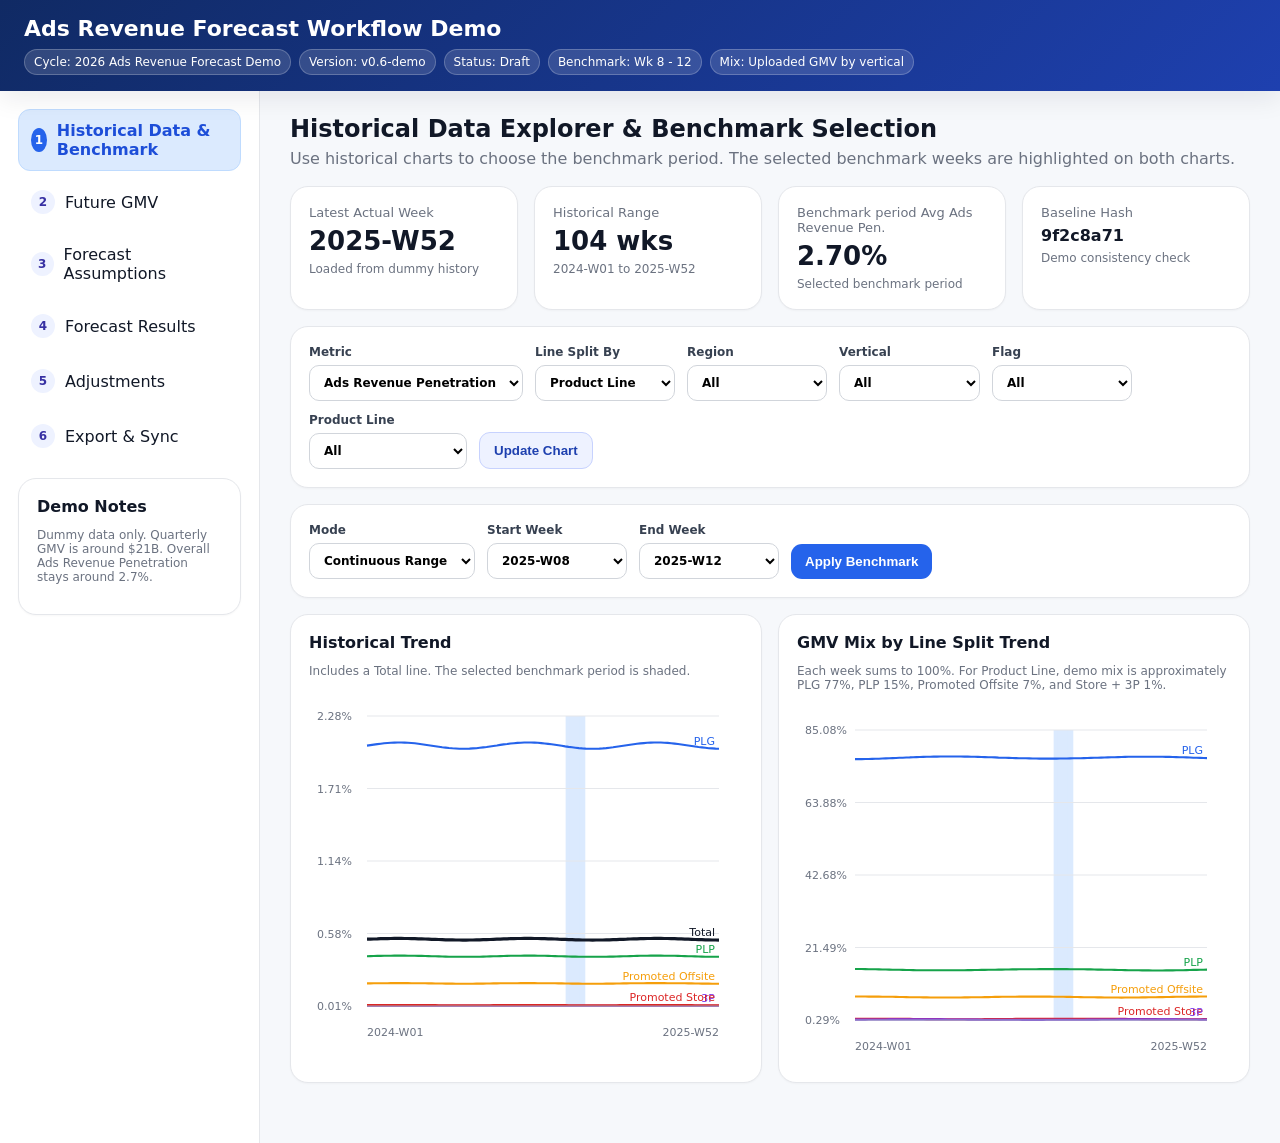
<file: QMI_Model/ads_forecast_workflow_demo.html>
<!doctype html>
<html lang="en">
<head>
<meta charset="utf-8"/>
<meta name="viewport" content="width=device-width, initial-scale=1"/>
<title>Ads Revenue Forecast Workflow Demo</title>
<style>
:root{--bg:#f6f8fb;--panel:#fff;--ink:#111827;--muted:#6b7280;--line:#e5e7eb;--blue:#2563eb;--blue2:#dbeafe;--green:#16a34a;--amber:#f59e0b;--red:#dc2626;--purple:#7c3aed;--shadow:0 8px 24px rgba(15,23,42,.08)}
*{box-sizing:border-box}body{margin:0;background:var(--bg);color:var(--ink);font-family:Inter,ui-sans-serif,system-ui,-apple-system,Segoe UI,Arial,sans-serif}
.topbar{position:sticky;top:0;z-index:10;background:linear-gradient(135deg,#102a64,#1e40af);color:#fff;padding:16px 24px;box-shadow:var(--shadow)}
.topbar h1{margin:0 0 8px;font-size:22px}.status-row{display:flex;gap:8px;flex-wrap:wrap}.pill{font-size:12px;padding:5px 9px;border-radius:999px;background:rgba(255,255,255,.14);border:1px solid rgba(255,255,255,.22)}
.app{display:grid;grid-template-columns:260px 1fr;min-height:calc(100vh - 88px)}.sidebar{background:#fff;border-right:1px solid var(--line);padding:18px}
.step{display:flex;gap:10px;align-items:center;padding:11px 12px;margin-bottom:7px;border-radius:12px;cursor:pointer;border:1px solid transparent}
.step:hover{background:#f3f4f6}.step.active{background:var(--blue2);border-color:#bfdbfe;color:#1d4ed8;font-weight:800}
.num{width:24px;height:24px;border-radius:50%;background:#eef2ff;color:#3730a3;display:grid;place-items:center;font-size:12px;font-weight:800}.step.active .num{background:var(--blue);color:white}
.content{padding:24px 30px 60px;max-width:1400px}.section{display:none}.section.active{display:block}.page-title{font-size:24px;margin:0 0 6px;font-weight:850}.page-sub{margin:0 0 18px;color:var(--muted)}
.grid{display:grid;gap:16px}.grid-2{grid-template-columns:1fr 1fr}.grid-4{grid-template-columns:repeat(4,1fr)}.card{background:var(--panel);border:1px solid var(--line);border-radius:18px;padding:18px;box-shadow:0 1px 2px rgba(0,0,0,.03)}
.kpi{display:flex;flex-direction:column;gap:6px}.label{color:var(--muted);font-size:13px}.value{font-size:26px;font-weight:850}.note,.small{font-size:12px;color:var(--muted)}
.toolbar{display:flex;gap:12px;flex-wrap:wrap;align-items:end}label{display:flex;flex-direction:column;gap:6px;font-size:12px;font-weight:750;color:#374151}
select,input,textarea{border:1px solid #d1d5db;border-radius:10px;padding:9px 10px;background:white;min-width:140px;font:inherit}.btn{border:0;border-radius:11px;background:var(--blue);color:white;padding:10px 14px;font-weight:800;cursor:pointer}.btn.secondary{background:#eef2ff;color:#1e40af;border:1px solid #c7d2fe}.btn.green{background:var(--green)}.btn.ghost{background:white;color:#374151;border:1px solid #d1d5db}
.chart{width:100%;height:360px;border-radius:14px;background:white}table{border-collapse:collapse;width:100%;font-size:13px}th,td{border-bottom:1px solid var(--line);padding:9px 8px;text-align:right;white-space:nowrap}th:first-child,td:first-child{text-align:left}th{text-transform:uppercase;letter-spacing:.04em;font-size:11px;color:#6b7280;background:#f9fafb;position:sticky;top:0}.table-wrap{max-height:430px;overflow:auto;border:1px solid var(--line);border-radius:14px}
.tabs{display:flex;gap:8px;margin-bottom:12px}.tab{padding:8px 12px;border-radius:10px;border:1px solid var(--line);background:#fff;cursor:pointer}.tab.active{background:#111827;color:#fff}.badge{display:inline-flex;padding:3px 7px;border-radius:999px;font-size:11px;font-weight:800;background:#dcfce7;color:#166534}
.alert{padding:12px 14px;border-radius:14px;font-size:14px;border:1px solid}.alert.good{background:#f0fdf4;border-color:#bbf7d0;color:#166534}.alert.info{background:#eff6ff;border-color:#bfdbfe;color:#1e40af}
.adj-grid table{font-size:14px}.adj-grid th{background:#dff3f8;color:#111827;font-size:12px}.adj-grid th:first-child{background:#fff}.adj-grid .row-label{text-align:left;font-weight:800}.adj-grid .row-user td{background:#fff7d6}.adj-grid .row-user .row-label{background:#fff3bf}.adj-grid .row-final td{background:#eef8ff;font-weight:800}.adj-grid .row-gmv td{font-weight:800}
@media(max-width:900px){.app{grid-template-columns:1fr}.grid-2,.grid-4{grid-template-columns:1fr}.content{padding:18px}}
</style>
</head>
<body>
<div class="topbar"><h1>Ads Revenue Forecast Workflow Demo</h1><div class="status-row"><span class="pill">Cycle: 2026 Ads Revenue Forecast Demo</span><span class="pill">Version: v0.6-demo</span><span class="pill">Status: Draft</span><span class="pill">Benchmark: Wk 8 - 12</span><span class="pill">Mix: Uploaded GMV by vertical</span></div></div>
<div class="app">
<aside class="sidebar">
<div class="step active" data-target="historical"><span class="num">1</span>Historical Data & Benchmark</div>
<div class="step" data-target="gmv"><span class="num">2</span>Future GMV</div>
<div class="step" data-target="assumptions"><span class="num">3</span>Forecast Assumptions</div>
<div class="step" data-target="forecast"><span class="num">4</span>Forecast Results</div>
<div class="step" data-target="adjust"><span class="num">5</span>Adjustments</div>
<div class="step" data-target="export"><span class="num">6</span>Export & Sync</div>
<div class="card" style="margin-top:18px"><b>Demo Notes</b><p class="small">Dummy data only. Quarterly GMV is around $21B. Overall Ads Revenue Penetration stays around 2.7%.</p></div>
</aside>
<main class="content">
<section id="historical" class="section active">
<h2 class="page-title">Historical Data Explorer & Benchmark Selection</h2>
<p class="page-sub">Use historical charts to choose the benchmark period. The selected benchmark weeks are highlighted on both charts.</p>
<div class="grid grid-4">
<div class="card kpi"><div class="label">Latest Actual Week</div><div class="value">2025-W52</div><div class="note">Loaded from dummy history</div></div>
<div class="card kpi"><div class="label">Historical Range</div><div class="value">104 wks</div><div class="note">2024-W01 to 2025-W52</div></div>
<div class="card kpi"><div class="label">Benchmark period Avg Ads Revenue Pen.</div><div class="value" id="benchmarkAvg">2.70%</div><div class="note">Selected benchmark period</div></div>
<div class="card kpi"><div class="label">Baseline Hash</div><div class="value" style="font-size:16px">9f2c8a71</div><div class="note">Demo consistency check</div></div>
</div>
<div class="card" style="margin-top:16px"><div class="toolbar">
<label>Metric<select id="histMetric"><option>Ads Revenue Penetration</option><option>GMV</option><option>Ads Revenue</option></select></label>
<label>Line Split By<select id="splitBy"><option>Product Line</option><option>Region</option><option>Vertical</option><option>Flag</option><option>None</option></select></label>
<label>Region<select id="filterRegion"></select></label><label>Vertical<select id="filterVertical"></select></label><label>Flag<select id="filterFlag"></select></label><label>Product Line<select id="filterProduct"></select></label>
<button class="btn secondary" onclick="drawHistorical()">Update Chart</button>
</div></div>
<div class="card" style="margin-top:16px"><div class="toolbar">
<label>Mode<select><option>Continuous Range</option></select></label><label>Start Week<select id="bmStart"></select></label><label>End Week<select id="bmEnd"></select></label><button class="btn" onclick="applyBenchmark()">Apply Benchmark</button>
</div></div>
<div class="grid grid-2" style="margin-top:16px">
<div class="card"><b>Historical Trend</b><p class="small">Includes a Total line. The selected benchmark period is shaded.</p><div id="histChart" class="chart"></div></div>
<div class="card"><b>GMV Mix by Line Split Trend</b><p class="small">Each week sums to 100%. For Product Line, demo mix is approximately PLG 77%, PLP 15%, Promoted Offsite 7%, and Store + 3P 1%.</p><div id="mixChart" class="chart"></div></div>
</div>
</section>
<section id="gmv" class="section"><h2 class="page-title">Future GMV Upload</h2><p class="page-sub">Upload Markets GMV forecast. Demo data is loaded by quarter, region, vertical, and flag.</p>
<div class="grid grid-2"><div class="card"><b>Upload Area</b><p class="small">Expected columns: quarter, region, vertical, flag, gmv_forecast. Vertical is optional.</p><button class="btn secondary">Download Template</button> <button class="btn">Upload CSV/XLSX</button><div class="alert good" style="margin-top:14px">Demo GMV loaded successfully. Vertical-level GMV is available.</div></div><div class="card"><b>Segment Summary</b><div class="grid grid-2" style="margin-top:10px"><div class="kpi"><span class="label">Quarters</span><span class="value">4</span><span class="note">Q1 to Q4</span></div><div class="kpi"><span class="label">Quarterly GMV</span><span class="value">~$21B</span><span class="note">Dummy markets forecast</span></div><div class="kpi"><span class="label">Regions</span><span class="value">8</span><span class="note">US, UK, DE, AU, FR, IT, CA, RoW</span></div><div class="kpi"><span class="label">Verticals</span><span class="value">6</span><span class="note">Available in upload</span></div></div></div></div>
<div class="card" style="margin-top:16px"><b>Segment Coverage Matrix</b><div class="table-wrap"><table id="coverageTable"></table></div></div>
<div class="card" style="margin-top:16px"><b>Uploaded GMV Preview</b><div class="table-wrap"><table id="gmvTable"></table></div></div></section>
<section id="assumptions" class="section"><h2 class="page-title">Forecast Assumptions</h2><p class="page-sub">The tool decides how to handle vertical mix seasonality based on uploaded GMV grain.</p><div class="grid grid-2"><div class="card"><b>Vertical Mix Handling</b><div class="alert good" style="margin-top:12px">Uploaded GMV already contains vertical-level forecast. The tool will use uploaded vertical GMV directly.</div><p class="small">If vertical is missing, the user selects a historical year as the vertical mix seasonality pattern.</p></div><div class="card"><b>Assumption Summary</b><table><tr><td>Benchmark weeks</td><td>2025-W08 to W12</td></tr><tr><td>Benchmark method</td><td>Ratio of sums</td></tr><tr><td>Future GMV grain</td><td>Quarter / Region / Vertical / Flag</td></tr><tr><td>Vertical mix source</td><td>Uploaded GMV</td></tr></table></div></div><div class="card" style="margin-top:16px"><b>Optional Vertical Mix Detail</b><div class="table-wrap"><table id="mixTable"></table></div></div></section>
<section id="forecast" class="section"><h2 class="page-title">Forecast Results</h2><p class="page-sub">Base forecast uses benchmark penetration × future GMV, then summarizes to quarter-level results.</p>
<div class="grid grid-4"><div class="card kpi"><div class="label">Qtr GMV Base</div><div class="value">~$21B</div><div class="note">Per quarter</div></div><div class="card kpi"><div class="label">FY GMV</div><div class="value" id="annualGmv">$83.4B</div><div class="note">Dummy future upload</div></div><div class="card kpi"><div class="label">FY Ads Rev</div><div class="value" id="annualAds">$2.2B</div><div class="note">Before adjustment</div></div><div class="card kpi"><div class="label">Overall Pen.</div><div class="value" id="overallPen">2.67%</div><div class="note">Stable demo range</div></div></div>
<div class="card" style="margin-top:16px"><div class="toolbar" style="justify-content:space-between;align-items:center"><b>Quarterly Forecast Trend</b><label>Split By<select id="forecastSplitBy" onchange="renderForecast()"><option value="overall">None</option><option value="product">Product Line</option></select></label></div><div id="forecastChart" class="chart"></div></div>
<div class="card" style="margin-top:16px"><div class="tabs"><button class="tab active" onclick="setForecastTable('overall',this)">Quarter Summary</button><button class="tab" onclick="setForecastTable('product',this)">By Product Line</button><button class="tab" onclick="setForecastTable('region',this)">By Region</button></div><div class="table-wrap"><table id="forecastTable"></table></div></div></section>
<section id="adjust" class="section"><h2 class="page-title">Adjustments</h2><p class="page-sub">Add quarter-level adjustments to Ads Revenue Penetration, then calculate PL Net Revenue from GMV × adjusted penetration.</p>
<div class="grid grid-2"><div class="card"><b>Add New Adjustment</b><div class="toolbar" style="margin-top:12px"><label>Adjustment Name<input id="adjName" value="Roadmap (to be delivered)"/></label><label>Scope<select><option>Overall</option><option>Product Line</option></select></label><label>Adjustment Type<select><option>Penetration +/- pp</option></select></label></div><div class="toolbar" style="margin-top:12px"><label>Q1 pp<input id="adjQ1" type="number" step="0.01" value="0.00"/></label><label>Q2 pp<input id="adjQ2" type="number" step="0.01" value="0.03"/></label><label>Q3 pp<input id="adjQ3" type="number" step="0.01" value="0.07"/></label><label>Q4 pp<input id="adjQ4" type="number" step="0.01" value="0.10"/></label><button class="btn" onclick="applyAdjustment()">Apply Adjustment</button></div><label style="margin-top:12px">Reason<textarea rows="3">Expected uplift from roadmap delivery.</textarea></label></div><div class="card"><b>Impact Preview</b><div id="impactCards" class="grid grid-2" style="margin-top:12px"></div></div></div>
<div class="card" style="margin-top:16px"><b>Adjustment Waterfall Summary</b><div class="table-wrap adj-grid"><table id="adjTable"></table></div></div></section>
<section id="export" class="section"><h2 class="page-title">Export & Sync</h2><p class="page-sub">Save a version, export files, or publish lightweight change logs to GitHub.</p><div class="grid grid-2"><div class="card"><b>Version Actions</b><p class="small">In the real tool, every save generates a JSON change package with hash metadata.</p><button class="btn">Save New Version</button> <button class="btn secondary" onclick="downloadJSON()">Download Change Package JSON</button> <button class="btn ghost">Lock as Final</button></div><div class="card"><b>GitHub Sync</b><p class="small">GitHub stores change packages and metadata only, not raw historical data.</p><button class="btn secondary">Sync from GitHub</button> <button class="btn green">Publish Changes</button><div class="alert info" style="margin-top:12px">Status: Demo mode. No real GitHub connection.</div></div></div><div class="card" style="margin-top:16px"><b>Version History</b><div class="table-wrap"><table id="versionTable"></table></div></div></section>
</main></div>
<script>
const regions=["US","UK","DE","AU","FR","IT","CA","RoW"], verticals=["P&A","Collectibles","Lifestyle","Fashion","Toys","Home&Garden"], flags=["eBay Live","Non eBay Live"], productLines=["PLG","PLP","Promoted Offsite","Promoted Store","3P"], quarters=["2026-Q1","2026-Q2","2026-Q3","2026-Q4"];
const qGMV={"2026-Q1":21070000000,"2026-Q2":20725000000,"2026-Q3":20324000000,"2026-Q4":21281000000};
const prodPen={"PLG":0.02056,"PLP":0.004005,"Promoted Offsite":0.001869,"Promoted Store":0.0001602,"3P":0.0001068};
const prodMix={"PLG":0.77,"PLP":0.15,"Promoted Offsite":0.07,"Promoted Store":0.006,"3P":0.004};
const regionMix={"US":0.46,"UK":0.11,"DE":0.095,"AU":0.055,"FR":0.065,"IT":0.05,"CA":0.06,"RoW":0.105}, verticalMix={"P&A":0.25,"Collectibles":0.18,"Lifestyle":0.13,"Fashion":0.20,"Toys":0.09,"Home&Garden":0.15}, flagMix={"eBay Live":0.08,"Non eBay Live":0.92};
const colors={"PLG":"#2563eb","PLP":"#16a34a","Promoted Offsite":"#f59e0b","Promoted Store":"#dc2626","3P":"#7c3aed","Total":"#111827","US":"#2563eb","UK":"#16a34a","DE":"#dc2626","AU":"#d97706","FR":"#7c3aed","IT":"#0891b2","CA":"#be185d","RoW":"#4b5563"};
let bmWeeks=[], forecastTableMode='overall';
function fmtMoney(n){const a=Math.abs(n);if(a>=1e9)return '$'+(n/1e9).toFixed(2)+'B';if(a>=1e6)return '$'+(n/1e6).toFixed(1)+'M';return '$'+Math.round(n).toLocaleString()}function fmtPct(x){return (x*100).toFixed(2)+'%'}function fmtPP(x){return (x*100).toFixed(2)+'pp'}
function weeks(){let w=[];for(let y of [2024,2025])for(let i=1;i<=52;i++)w.push(`${y}-W${String(i).padStart(2,'0')}`);return w}function selectedWeeks(s,e){const wl=weeks(),a=wl.indexOf(s),b=wl.indexOf(e);return wl.slice(Math.min(a,b),Math.max(a,b)+1)}function val(id){return document.getElementById(id).value}
function histRows(){let rows=[];weeks().forEach((wk,i)=>regions.forEach(r=>verticals.forEach(v=>flags.forEach(f=>productLines.forEach(p=>{const gmv=1.5e9*regionMix[r]*verticalMix[v]*flagMix[f]*(1+0.025*Math.sin(i/8));const rf={US:1.02,UK:.98,DE:.97,AU:.95,FR:.96,IT:.94,CA:.97,RoW:.90}[r];const vf={"P&A":1.08,Collectibles:1.12,Lifestyle:.96,Fashion:.94,Toys:1.01,"Home&Garden":.92}[v];const ff=f==="eBay Live"?1.05:.995;const pen=prodPen[p]*rf*vf*ff*(1+0.012*Math.sin(i/6));rows.push({week:wk,region:r,vertical:v,flag:f,product_line:p,gmv,ads:gmv*pen})})))));return rows}const HIST=histRows();
function init(){fill('filterRegion',['All',...regions]);fill('filterVertical',['All',...verticals]);fill('filterFlag',['All',...flags]);fill('filterProduct',['All',...productLines]);fill('bmStart',weeks());fill('bmEnd',weeks());document.getElementById('bmStart').value='2025-W08';document.getElementById('bmEnd').value='2025-W12';document.querySelectorAll('.step').forEach(x=>x.onclick=()=>show(x.dataset.target));applyBenchmark();renderGMV();renderMix();renderForecast();applyAdjustment();renderVersion()}
function fill(id,arr){document.getElementById(id).innerHTML=arr.map(x=>`<option>${x}</option>`).join('')}function show(id){document.querySelectorAll('.step').forEach(s=>s.classList.toggle('active',s.dataset.target===id));document.querySelectorAll('.section').forEach(s=>s.classList.toggle('active',s.id===id));if(id==='forecast')renderForecast()}
function filtered(){const r=val('filterRegion'),v=val('filterVertical'),f=val('filterFlag'),p=val('filterProduct');return HIST.filter(d=>(r==='All'||d.region===r)&&(v==='All'||d.vertical===v)&&(f==='All'||d.flag===f)&&(p==='All'||d.product_line===p))}
function key(d,split){if(split==='Product Line')return d.product_line;if(split==='Region')return d.region;if(split==='Vertical')return d.vertical;if(split==='Flag')return d.flag;return 'Total'}
function aggregate(rows,split,metric,total=true){const m=new Map();rows.forEach(d=>{const g=key(d,split),k=d.week+'|'+g;if(!m.has(k))m.set(k,{week:d.week,group:g,ads:0,gmv:0});let x=m.get(k);x.ads+=d.ads;x.gmv+=d.gmv;if(total&&split!=='None'){const tk=d.week+'|Total';if(!m.has(tk))m.set(tk,{week:d.week,group:'Total',ads:0,gmv:0});let t=m.get(tk);t.ads+=d.ads;t.gmv+=d.gmv}});return [...m.values()].map(x=>({...x,value:metric==='GMV'?x.gmv:(metric==='Ads Revenue'?x.ads:x.ads/x.gmv)})).sort((a,b)=>a.week.localeCompare(b.week)||a.group.localeCompare(b.group))}
function mixTrend(rows,split){const wl=weeks();if(split==='Product Line'){const visible=[...new Set(rows.map(d=>d.product_line))];let out=[];wl.forEach((wk,i)=>{const raw={PLG:.77+.004*Math.sin(i/7),PLP:.15+.003*Math.cos(i/9),"Promoted Offsite":.07+.002*Math.sin(i/8+1.2),"Promoted Store":.006+.0008*Math.cos(i/10),"3P":.004+.0007*Math.sin(i/11)};const tot=visible.reduce((a,g)=>a+(raw[g]||0),0)||1;visible.forEach(g=>out.push({week:wk,group:g,value:(raw[g]||0)/tot}))});return out}const m=new Map(),tot=new Map();rows.forEach(d=>{const g=key(d,split),k=d.week+'|'+g;if(!m.has(k))m.set(k,{week:d.week,group:g,gmv:0});m.get(k).gmv+=d.gmv;tot.set(d.week,(tot.get(d.week)||0)+d.gmv)});return [...m.values()].map(x=>({...x,value:x.gmv/(tot.get(x.week)||1)}))}
function drawHistorical(){const rows=filtered(),metric=val('histMetric'),split=val('splitBy');drawLine('histChart',aggregate(rows,split,metric,true),{pct:metric==='Ads Revenue Penetration',metric});drawLine('mixChart',mixTrend(rows,split),{pct:true,metric:'GMV Mix'})}
function applyBenchmark(){bmWeeks=selectedWeeks(val('bmStart'),val('bmEnd'));document.getElementById('benchmarkAvg').textContent='2.70%';drawHistorical()}
function drawLine(id,data,{pct=false,metric=''}={}){const el=document.getElementById(id),W=el.clientWidth||800,H=360,p={l:58,r:24,t:26,b:44},wl=[...new Set(data.map(d=>d.week))].sort(),groups=[...new Set(data.map(d=>d.group))].slice(0,12),vals=data.map(d=>d.value);let ymin=Math.min(...vals),ymax=Math.max(...vals);if(pct){ymin=Math.max(0,ymin*.88);ymax=ymax*1.10}else{ymin=0;ymax=ymax*1.1}const x=wk=>p.l+(wl.indexOf(wk)/(wl.length-1))*(W-p.l-p.r),y=v=>H-p.b-((v-ymin)/(ymax-ymin||1))*(H-p.t-p.b);let svg=`<svg width="${W}" height="${H}" viewBox="0 0 ${W} ${H}"><rect width="${W}" height="${H}" fill="#fff"/>`;bmWeeks.forEach(wk=>{const xx=x(wk);svg+=`<rect x="${xx-3}" y="${p.t}" width="6" height="${H-p.t-p.b}" fill="#dbeafe"/>`});for(let i=0;i<5;i++){const yy=p.t+i*(H-p.t-p.b)/4,val=ymax-i*(ymax-ymin)/4;svg+=`<line x1="${p.l}" y1="${yy}" x2="${W-p.r}" y2="${yy}" stroke="#e5e7eb"/><text x="8" y="${yy+4}" font-size="11" fill="#6b7280">${pct?fmtPct(val):(metric==='GMV'||metric==='Ads Revenue'?fmtMoney(val):val.toFixed(2))}</text>`}groups.forEach((g,idx)=>{const pts=data.filter(d=>d.group===g).sort((a,b)=>a.week.localeCompare(b.week));const c=colors[g]||['#2563eb','#16a34a','#dc2626','#d97706','#7c3aed','#0891b2','#be185d','#4b5563'][idx%8];const path=pts.map((d,i)=>(i?'L':'M')+x(d.week).toFixed(1)+','+y(d.value).toFixed(1)).join(' ');svg+=`<path d="${path}" fill="none" stroke="${c}" stroke-width="${g==='Total'?3.2:2.1}"/>`;const last=pts[pts.length-1];if(last)svg+=`<text x="${W-p.r-4}" y="${y(last.value)-4}" font-size="11" fill="${c}" text-anchor="end">${g}</text>`});svg+=`<line x1="${p.l}" y1="${H-p.b}" x2="${W-p.r}" y2="${H-p.b}" stroke="#9ca3af"/><text x="${p.l}" y="${H-14}" font-size="11" fill="#6b7280">${wl[0]}</text><text x="${W-p.r}" y="${H-14}" font-size="11" fill="#6b7280" text-anchor="end">${wl[wl.length-1]}</text></svg>`;el.innerHTML=svg}
function future(){let rows=[];quarters.forEach(q=>regions.forEach(r=>verticals.forEach(v=>flags.forEach(f=>rows.push({quarter:q,region:r,vertical:v,flag:f,gmv:qGMV[q]*regionMix[r]*verticalMix[v]*flagMix[f]})))));return rows}const FUT=future();
function renderGMV(){renderTable('coverageTable',['Region',...quarters],regions.map(r=>[r,...quarters.map(q=>'<span class="badge">Loaded</span>')]),true);renderTable('gmvTable',['Quarter','Region','Vertical','Flag','GMV Forecast'],FUT.slice(0,24).map(d=>[d.quarter,d.region,d.vertical,d.flag,fmtMoney(d.gmv)]))}
function renderMix(){renderTable('mixTable',['Quarter','Vertical','Mix %','Source'],quarters.flatMap(q=>verticals.map(v=>[q,v,fmtPct(FUT.filter(d=>d.quarter===q&&d.vertical===v).reduce((a,d)=>a+d.gmv,0)/qGMV[q]),'Uploaded GMV'])))}
function productSummary(){return quarters.flatMap(q=>productLines.map(p=>({quarter:q,product_line:p,gmv_base:qGMV[q],ads_revenue:qGMV[q]*prodPen[p],penetration:prodPen[p]})))}function overallSummary(){return quarters.map(q=>{const ads=productLines.reduce((a,p)=>a+qGMV[q]*prodPen[p],0);return{quarter:q,gmv:qGMV[q],ads_revenue:ads,penetration:ads/qGMV[q]}})}
function renderForecast(){const o=overallSummary(),G=o.reduce((a,x)=>a+x.gmv,0),R=o.reduce((a,x)=>a+x.ads_revenue,0);document.getElementById('annualGmv').textContent=fmtMoney(G);document.getElementById('annualAds').textContent=fmtMoney(R);document.getElementById('overallPen').textContent=fmtPct(R/G);val('forecastSplitBy')==='product'?drawStacked('forecastChart'):drawBars('forecastChart',o);setForecastTable(forecastTableMode)}
function drawBars(id,data){const el=document.getElementById(id),W=el.clientWidth||900,H=360,p={l:64,r:60,t:24,b:48},maxG=Math.max(...data.map(d=>d.gmv)),maxP=Math.max(...data.map(d=>d.penetration))*1.15,x=i=>p.l+i*(W-p.l-p.r)/(data.length-1),yG=v=>H-p.b-(v/maxG)*(H-p.t-p.b)*.82,yP=v=>H-p.b-(v/maxP)*(H-p.t-p.b);let svg=`<svg width="${W}" height="${H}" viewBox="0 0 ${W} ${H}"><rect width="${W}" height="${H}" fill="#fff"/>`;data.forEach((d,i)=>{const bw=52,xx=x(i)-bw/2;svg+=`<rect x="${xx}" y="${yG(d.gmv)}" width="${bw}" height="${H-p.b-yG(d.gmv)}" rx="8" fill="#dbeafe"/><text x="${x(i)}" y="${H-18}" font-size="12" text-anchor="middle">${d.quarter}</text><text x="${x(i)}" y="${yG(d.gmv)-6}" font-size="11" text-anchor="middle" fill="#1e40af">${fmtMoney(d.gmv)}</text>`});const path=data.map((d,i)=>(i?'L':'M')+x(i)+','+yP(d.penetration)).join(' ');svg+=`<path d="${path}" fill="none" stroke="#16a34a" stroke-width="3"/>`;data.forEach((d,i)=>svg+=`<circle cx="${x(i)}" cy="${yP(d.penetration)}" r="5" fill="#16a34a"/><text x="${x(i)}" y="${yP(d.penetration)-10}" font-size="12" text-anchor="middle" fill="#166534">${fmtPct(d.penetration)}</text>`);svg+=`<text x="16" y="22" font-size="12" fill="#1e40af">Bars: GMV</text><text x="${W-16}" y="22" font-size="12" fill="#166534" text-anchor="end">Line: Ads Revenue Penetration</text></svg>`;el.innerHTML=svg}
function drawStacked(id){const el=document.getElementById(id),W=el.clientWidth||900,H=360,p={l:64,r:60,t:24,b:56},prod=productSummary(),o=overallSummary(),maxR=Math.max(...quarters.map(q=>prod.filter(d=>d.quarter===q).reduce((a,d)=>a+d.ads_revenue,0))),maxP=Math.max(...o.map(d=>d.penetration))*1.15,x=i=>p.l+i*(W-p.l-p.r)/(quarters.length-1),yR=v=>H-p.b-(v/maxR)*(H-p.t-p.b)*.82,yP=v=>H-p.b-(v/maxP)*(H-p.t-p.b);let svg=`<svg width="${W}" height="${H}" viewBox="0 0 ${W} ${H}"><rect width="${W}" height="${H}" fill="#fff"/>`;quarters.forEach((q,i)=>{const bw=62,xx=x(i)-bw/2;let cum=0;productLines.forEach(pl=>{const rev=qGMV[q]*prodPen[pl],yt=yR(cum+rev),yb=yR(cum);svg+=`<rect x="${xx}" y="${yt}" width="${bw}" height="${yb-yt}" fill="${colors[pl]}"/>`;cum+=rev});svg+=`<text x="${x(i)}" y="${H-18}" font-size="12" text-anchor="middle">${q}</text><text x="${x(i)}" y="${yR(cum)-6}" font-size="11" text-anchor="middle">${fmtMoney(cum)}</text>`});const path=o.map((d,i)=>(i?'L':'M')+x(i)+','+yP(d.penetration)).join(' ');svg+=`<path d="${path}" fill="none" stroke="#111827" stroke-width="2.5"/>`;o.forEach((d,i)=>svg+=`<circle cx="${x(i)}" cy="${yP(d.penetration)}" r="4.5" fill="#111827"/><text x="${x(i)}" y="${yP(d.penetration)-10}" font-size="12" text-anchor="middle">${fmtPct(d.penetration)}</text>`);let lx=18;productLines.forEach(pl=>{svg+=`<rect x="${lx}" y="10" width="10" height="10" fill="${colors[pl]}"/><text x="${lx+15}" y="19" font-size="11">${pl}</text>`;lx+=110});el.innerHTML=svg+'</svg>'}
function setForecastTable(mode,btn){forecastTableMode=mode;if(btn){btn.parentElement.querySelectorAll('.tab').forEach(t=>t.classList.remove('active'));btn.classList.add('active')}if(mode==='overall')renderTable('forecastTable',['Quarter','GMV','Ads Revenue','Ads Revenue Penetration'],overallSummary().map(x=>[x.quarter,fmtMoney(x.gmv),fmtMoney(x.ads_revenue),fmtPct(x.penetration)]));else if(mode==='product')renderTable('forecastTable',['Quarter','Product Line','GMV Base','Ads Revenue','Penetration'],productSummary().map(x=>[x.quarter,x.product_line,fmtMoney(x.gmv_base),fmtMoney(x.ads_revenue),fmtPct(x.penetration)]));else renderTable('forecastTable',['Quarter','Region','GMV','GMV Share'],quarters.flatMap(q=>regions.map(r=>[q,r,fmtMoney(qGMV[q]*regionMix[r]),fmtPct(regionMix[r])])))}
function applyAdjustment(){const road={"2026-Q1":Number(val('adjQ1'))/100,"2026-Q2":Number(val('adjQ2'))/100,"2026-Q3":Number(val('adjQ3'))/100,"2026-Q4":Number(val('adjQ4'))/100},live={"2026-Q1":0,"2026-Q2":-.0001,"2026-Q3":-.0003,"2026-Q4":-.0007},credits={"2026-Q1":0,"2026-Q2":-.0003,"2026-Q3":0,"2026-Q4":0},promo={"2026-Q1":0,"2026-Q2":.0003,"2026-Q3":.0003,"2026-Q4":.0003},mix={"2026-Q1":0,"2026-Q2":.0002,"2026-Q3":-.0003,"2026-Q4":-.0010};const base=overallSummary(),basePen=Object.fromEntries(base.map(x=>[x.quarter,x.penetration])),adj={};quarters.forEach(q=>adj[q]=basePen[q]+road[q]+live[q]+credits[q]+promo[q]+mix[q]);const totalG=quarters.reduce((a,q)=>a+qGMV[q],0),baseAds=quarters.reduce((a,q)=>a+qGMV[q]*basePen[q],0),adjAds=quarters.reduce((a,q)=>a+qGMV[q]*adj[q],0);document.getElementById('impactCards').innerHTML=`<div class="kpi"><span class="label">Revenue Impact</span><span class="value">${fmtMoney(adjAds-baseAds)}</span><span class="note">Adjusted vs baseline</span></div><div class="kpi"><span class="label">Adjusted Ads Rev</span><span class="value">${fmtMoney(adjAds)}</span><span class="note">FY PL Net Revenue</span></div><div class="kpi"><span class="label">Base Pen.</span><span class="value">${fmtPct(baseAds/totalG)}</span><span class="note">FY weighted average</span></div><div class="kpi"><span class="label">Adjusted Pen.</span><span class="value">${fmtPct(adjAds/totalG)}</span><span class="note">FY weighted average</span></div>`;const wf=m=>quarters.reduce((a,q)=>a+qGMV[q]*m[q],0)/totalG;const rows=[['row-gmv','Total GMV',[...quarters.map(q=>fmtMoney(qGMV[q])),fmtMoney(totalG)]],['','Baseline – Wk 8 - 12',[...quarters.map(q=>fmtPct(basePen[q])),fmtPct(baseAds/totalG)]],['row-user','Roadmap (to be delivered)',[...quarters.map(q=>fmtPct(road[q])),fmtPct(wf(road))]],['row-user','Live Dilution vs. Q1',[...quarters.map(q=>fmtPct(live[q])),fmtPct(wf(live))]],['row-user','PoP Credits',[...quarters.map(q=>fmtPct(credits[q])),fmtPct(wf(credits))]],['row-user','PoP Promo Dilution in Q1 run rate + Seller Churn',[...quarters.map(q=>fmtPct(promo[q])),fmtPct(wf(promo))]],['row-user','Vertical Mix impact (based on 2025)',[...quarters.map(q=>fmtPct(mix[q])),fmtPct(wf(mix))]],['row-final','Adjusted Ads Penetration Rate',[...quarters.map(q=>fmtPct(adj[q])),fmtPct(adjAds/totalG)]],['row-final','PL Net Revenue',[...quarters.map(q=>fmtMoney(qGMV[q]*adj[q])),fmtMoney(adjAds)]]];let s='<thead><tr><th>Ads Revenue Penetration</th><th>Q1</th><th>Q2</th><th>Q3</th><th>Q4</th><th>FY</th></tr></thead><tbody>';rows.forEach(r=>{s+=`<tr class="${r[0]}"><td class="row-label">${r[1]}</td>`+r[2].map(x=>`<td>${x}</td>`).join('')+'</tr>'});document.getElementById('adjTable').innerHTML=s+'</tbody>'}
function renderVersion(){renderTable('versionTable',['Version','Action','User','Time','Notes'],[['v0.1','Loaded historical data','Cheng','10:00','Demo data, hash generated'],['v0.2','Selected benchmark','Cheng','10:08','2025-W08 to W12'],['v0.3','Uploaded GMV forecast','Cheng','10:15','Quarterly GMV around $21B'],['v0.6','Updated adjustment table','Cheng','10:35','Transposed waterfall format']])}
function renderTable(id,headers,rows,html=false){document.getElementById(id).innerHTML='<thead><tr>'+headers.map(h=>`<th>${h}</th>`).join('')+'</tr></thead><tbody>'+rows.map(r=>'<tr>'+r.map(c=>`<td>${html?c:String(c)}</td>`).join('')+'</tr>').join('')+'</tbody>'}
function downloadJSON(){const blob=new Blob([JSON.stringify({package_type:'forecast_change_package_demo',created_at:new Date().toISOString()},null,2)],{type:'application/json'});let a=document.createElement('a');a.href=URL.createObjectURL(blob);a.download='demo_change_package.json';a.click()}
window.addEventListener('resize',()=>{drawHistorical();renderForecast()});init();
</script>
</body></html>
</file>
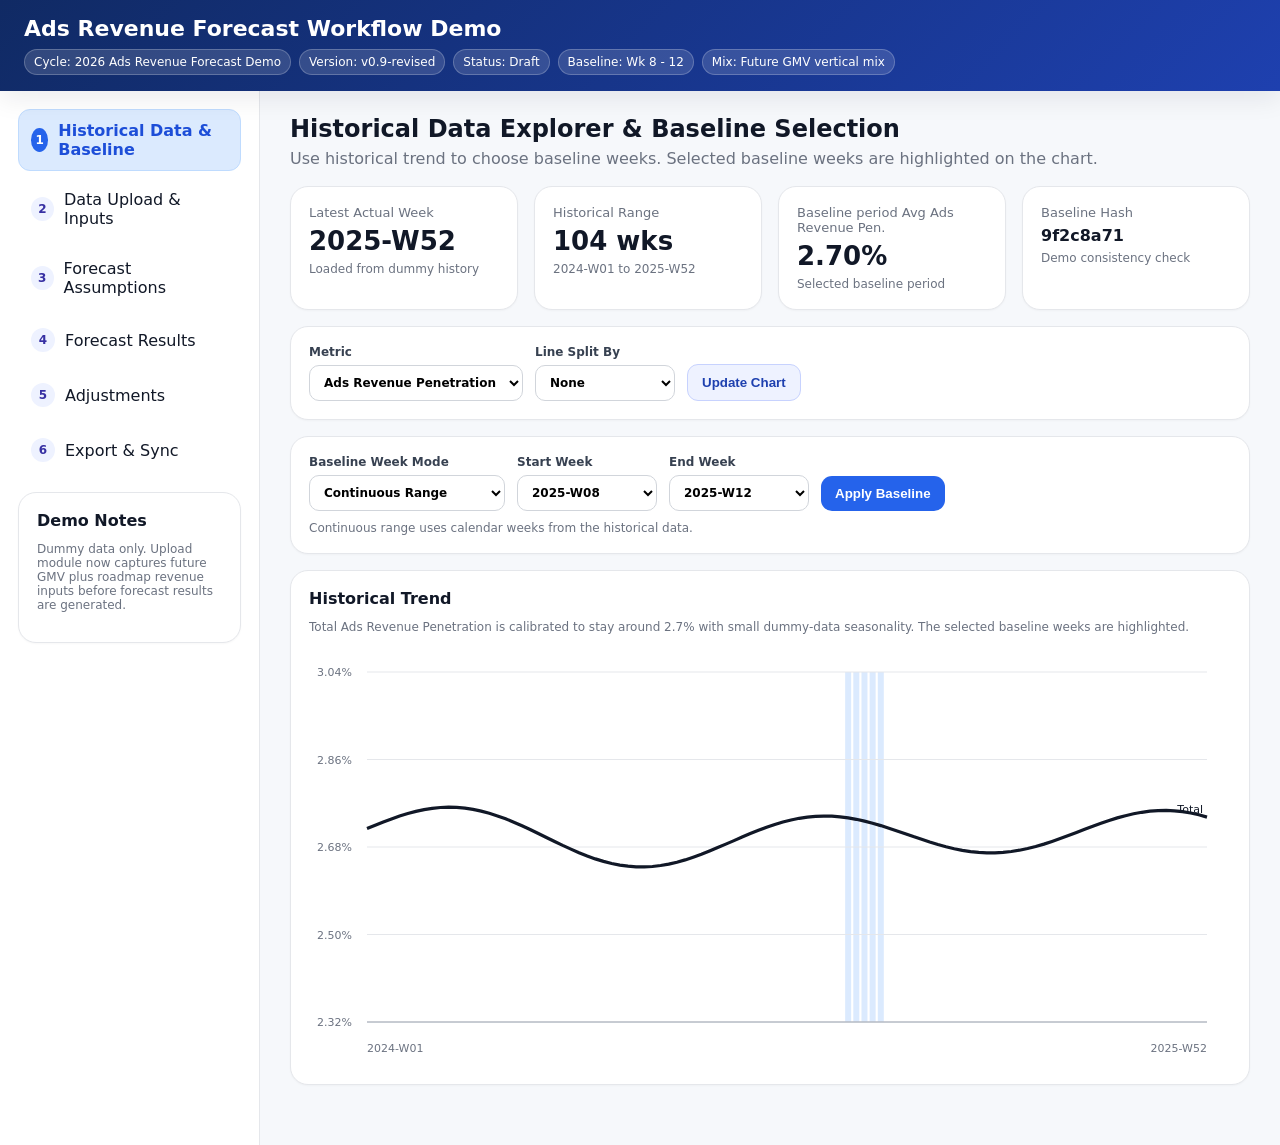
<file: QMI_Model/ads_forecast_workflow_demo_v1.html>
<!doctype html>
<html lang="en">
<head>
<meta charset="utf-8"/>
<meta name="viewport" content="width=device-width, initial-scale=1"/>
<title>Ads Revenue Forecast Workflow Demo - Revised UI</title>
<style>
:root{--bg:#f6f8fb;--panel:#fff;--ink:#111827;--muted:#6b7280;--line:#e5e7eb;--blue:#2563eb;--blue2:#dbeafe;--green:#16a34a;--amber:#f59e0b;--red:#dc2626;--purple:#7c3aed;--shadow:0 8px 24px rgba(15,23,42,.08)}
*{box-sizing:border-box}body{margin:0;background:var(--bg);color:var(--ink);font-family:Inter,ui-sans-serif,system-ui,-apple-system,Segoe UI,Arial,sans-serif}.topbar{position:sticky;top:0;z-index:10;background:linear-gradient(135deg,#102a64,#1e40af);color:#fff;padding:16px 24px;box-shadow:var(--shadow)}.topbar h1{margin:0 0 8px;font-size:22px}.status-row{display:flex;gap:8px;flex-wrap:wrap}.pill{font-size:12px;padding:5px 9px;border-radius:999px;background:rgba(255,255,255,.14);border:1px solid rgba(255,255,255,.22)}.app{display:grid;grid-template-columns:260px 1fr;min-height:calc(100vh - 88px)}.sidebar{background:#fff;border-right:1px solid var(--line);padding:18px}.step{display:flex;gap:10px;align-items:center;padding:11px 12px;margin-bottom:7px;border-radius:12px;cursor:pointer;border:1px solid transparent}.step:hover{background:#f3f4f6}.step.active{background:var(--blue2);border-color:#bfdbfe;color:#1d4ed8;font-weight:800}.num{width:24px;height:24px;border-radius:50%;background:#eef2ff;color:#3730a3;display:grid;place-items:center;font-size:12px;font-weight:800}.step.active .num{background:var(--blue);color:#fff}.content{padding:24px 30px 60px;max-width:1440px}.section{display:none}.section.active{display:block}.page-title{font-size:24px;margin:0 0 6px;font-weight:850}.page-sub{margin:0 0 18px;color:var(--muted)}.grid{display:grid;gap:16px}.grid-2{grid-template-columns:1fr 1fr}.grid-3{grid-template-columns:repeat(3,1fr)}.grid-4{grid-template-columns:repeat(4,1fr)}.card{background:var(--panel);border:1px solid var(--line);border-radius:18px;padding:18px;box-shadow:0 1px 2px rgba(0,0,0,.03)}.kpi{display:flex;flex-direction:column;gap:6px}.label{color:var(--muted);font-size:13px}.value{font-size:26px;font-weight:850}.note,.small{font-size:12px;color:var(--muted)}.toolbar{display:flex;gap:12px;flex-wrap:wrap;align-items:end}label{display:flex;flex-direction:column;gap:6px;font-size:12px;font-weight:750;color:#374151}select,input,textarea{border:1px solid #d1d5db;border-radius:10px;padding:9px 10px;background:white;min-width:140px;font:inherit}.btn{border:0;border-radius:11px;background:var(--blue);color:white;padding:10px 14px;font-weight:800;cursor:pointer}.btn.secondary{background:#eef2ff;color:#1e40af;border:1px solid #c7d2fe}.btn.green{background:var(--green)}.btn.ghost{background:white;color:#374151;border:1px solid #d1d5db}.chart{width:100%;height:420px;border-radius:14px;background:white}table{border-collapse:collapse;width:100%;font-size:13px}th,td{border-bottom:1px solid var(--line);padding:9px 8px;text-align:right;white-space:nowrap}th:first-child,td:first-child{text-align:left}th{text-transform:uppercase;letter-spacing:.04em;font-size:11px;color:#6b7280;background:#f9fafb;position:sticky;top:0}.table-wrap{max-height:430px;overflow:auto;border:1px solid var(--line);border-radius:14px}.badge{display:inline-flex;padding:3px 7px;border-radius:999px;font-size:11px;font-weight:800;background:#dcfce7;color:#166534}.alert{padding:12px 14px;border-radius:14px;font-size:14px;border:1px solid}.alert.good{background:#f0fdf4;border-color:#bbf7d0;color:#166534}.alert.info{background:#eff6ff;border-color:#bfdbfe;color:#1e40af}.alert.warn{background:#fffbeb;border-color:#fde68a;color:#92400e}.checkrow{display:flex;gap:14px;flex-wrap:wrap;margin-top:12px}.checkrow label{flex-direction:row;align-items:center;font-weight:650}.checkrow input{min-width:auto}.adj-grid th{background:#dff3f8;color:#111827;font-size:12px}.adj-grid th:first-child{background:#fff}.adj-grid .row-label{text-align:left;font-weight:800}.adj-grid .row-user td{background:#fff7d6}.adj-grid .row-user .row-label{background:#fff3bf}.adj-grid .row-total td{background:#f3f4f6;font-weight:800}.adj-grid .row-final td{background:#eef8ff;font-weight:850}.legend{display:flex;gap:16px;flex-wrap:wrap;font-size:12px;color:#374151}.legend span{display:inline-flex;align-items:center;gap:6px}.swatch{width:11px;height:11px;border-radius:3px;display:inline-block}@media(max-width:900px){.app{grid-template-columns:1fr}.grid-2,.grid-3,.grid-4{grid-template-columns:1fr}.content{padding:18px}}
</style>
</head>
<body>
<div class="topbar"><h1>Ads Revenue Forecast Workflow Demo</h1><div class="status-row"><span class="pill">Cycle: 2026 Ads Revenue Forecast Demo</span><span class="pill">Version: v0.9-revised</span><span class="pill">Status: Draft</span><span class="pill">Baseline: Wk 8 - 12</span><span class="pill" id="mixPill">Mix: Future GMV vertical mix</span></div></div>
<div class="app"><aside class="sidebar">
<div class="step active" data-target="historical"><span class="num">1</span>Historical Data & Baseline</div>
<div class="step" data-target="upload"><span class="num">2</span>Data Upload & Inputs</div>
<div class="step" data-target="assumptions"><span class="num">3</span>Forecast Assumptions</div>
<div class="step" data-target="forecast"><span class="num">4</span>Forecast Results</div>
<div class="step" data-target="adjust"><span class="num">5</span>Adjustments</div>
<div class="step" data-target="export"><span class="num">6</span>Export & Sync</div>
<div class="card" style="margin-top:18px"><b>Demo Notes</b><p class="small">Dummy data only. Upload module now captures future GMV plus roadmap revenue inputs before forecast results are generated.</p></div>
</aside><main class="content">
<section id="historical" class="section active"><h2 class="page-title">Historical Data Explorer & Baseline Selection</h2><p class="page-sub">Use historical trend to choose baseline weeks. Selected baseline weeks are highlighted on the chart.</p><div class="grid grid-4"><div class="card kpi"><div class="label">Latest Actual Week</div><div class="value">2025-W52</div><div class="note">Loaded from dummy history</div></div><div class="card kpi"><div class="label">Historical Range</div><div class="value">104 wks</div><div class="note">2024-W01 to 2025-W52</div></div><div class="card kpi"><div class="label">Baseline period Avg Ads Revenue Pen.</div><div class="value" id="baselineAvg">2.70%</div><div class="note">Selected baseline period</div></div><div class="card kpi"><div class="label">Baseline Hash</div><div class="value" style="font-size:16px">9f2c8a71</div><div class="note">Demo consistency check</div></div></div><div class="card" style="margin-top:16px"><div class="toolbar"><label>Metric<select id="histMetric"><option>Ads Revenue Penetration</option><option>GMV</option><option>Ads Revenue</option></select></label><label>Line Split By<select id="splitBy"><option>None</option><option>Product Line</option></select></label><button class="btn secondary" onclick="drawHistorical()">Update Chart</button></div></div><div class="card" style="margin-top:16px"><div class="toolbar"><label>Baseline Week Mode<select id="baselineMode" onchange="toggleBaselineMode()"><option value="continuous">Continuous Range</option><option value="custom">Non-continuous weeks</option></select></label><label class="baseline-continuous">Start Week<select id="bmStart"></select></label><label class="baseline-continuous">End Week<select id="bmEnd"></select></label><label id="customWeekBox" style="display:none">Baseline Weeks<select id="customWeeks" multiple size="6" style="min-width:180px"></select></label><button class="btn" onclick="applyBaseline()">Apply Baseline</button></div><p class="small" id="baselineModeNote" style="margin:10px 0 0">Continuous range uses calendar weeks from the historical data. Non-continuous mode allows selecting RW1 to RW52.</p></div><div class="card" style="margin-top:16px"><b>Historical Trend</b><p class="small">Total Ads Revenue Penetration is calibrated to stay around 2.7% with small dummy-data seasonality. The selected baseline weeks are highlighted.</p><div id="histChart" class="chart"></div></div></section>
<section id="upload" class="section"><h2 class="page-title">Data Upload & Inputs</h2><p class="page-sub">Upload future GMV and enter pre-forecast input assumptions, including total Roadmap revenue to be delivered. This input is captured as total revenue only, without vertical or region split.</p><div class="grid grid-2"><div class="card"><b>Upload Area</b><p class="small">Expected future GMV columns: quarter, region, vertical, flag, gmv_forecast. Vertical is optional if historical seasonality mix is selected later.</p><button class="btn secondary">Download Template</button> <button class="btn">Upload CSV/XLSX</button><div class="alert good" style="margin-top:14px">Demo data loaded successfully. Prior Forecast and Budget are also available from database snapshots.</div></div><div class="card"><b>Roadmap Revenue Input</b><p class="small">Total Roadmap (to be delivered) revenue is entered before forecast results. It is not allocated by vertical or region in this UI.</p><div class="toolbar" style="margin-top:12px"><label>Q1 Roadmap Revenue $<input id="roadQ1" type="number" step="1000000" value="0" oninput="refreshAll()"/></label><label>Q2 Roadmap Revenue $<input id="roadQ2" type="number" step="1000000" value="6500000" oninput="refreshAll()"/></label><label>Q3 Roadmap Revenue $<input id="roadQ3" type="number" step="1000000" value="12500000" oninput="refreshAll()"/></label><label>Q4 Roadmap Revenue $<input id="roadQ4" type="number" step="1000000" value="16000000" oninput="refreshAll()"/></label></div><div class="alert info" style="margin-top:14px">FY Roadmap input: <b id="roadFY">$35.0M</b>. This can be referenced later as Adjustment 1 or kept as a standalone forecast input.</div></div></div><div class="grid grid-3" style="margin-top:16px"><div class="card kpi"><span class="label">FY Future GMV</span><span class="value" id="uploadFYGMV">$83.4B</span><span class="note">Uploaded forecast</span></div><div class="card kpi"><span class="label">Prior Forecast Source</span><span class="value" style="font-size:18px">Database</span><span class="note">Ads Revenue + Ads Pen% by quarter</span></div><div class="card kpi"><span class="label">Budget Source</span><span class="value" style="font-size:18px">Database</span><span class="note">Ads Revenue + Ads Pen% by quarter</span></div></div><div class="card" style="margin-top:16px"><b>Uploaded GMV Preview</b><div class="table-wrap"><table id="gmvTable"></table></div></div></section>
<section id="assumptions" class="section"><h2 class="page-title">Forecast Assumptions</h2><p class="page-sub">Choose whether forecast should use the future GMV vertical mix directly, or apply average seasonality mix from selected historical years.</p><div class="grid grid-2"><div class="card"><b>Vertical Mix Handling</b><div class="toolbar" style="margin-top:12px"><label>Vertical Mix Source<select id="mixSource" onchange="toggleMixSource()"><option value="future">Use Future GMV vertical mix</option><option value="history">Use historical year average seasonality mix</option></select></label></div><div id="historyYears" class="checkrow" style="display:none"><label><input type="checkbox" value="2024" checked onchange="refreshMixSummary()"/>2024</label><label><input type="checkbox" value="2025" checked onchange="refreshMixSummary()"/>2025</label></div><div class="alert good" id="mixAlert" style="margin-top:14px">Forecast will use vertical mix from uploaded future GMV.</div></div><div class="card"><b>Assumption Summary</b><table><tr><td>Baseline weeks</td><td>2025-W08 to W12</td></tr><tr><td>Baseline method</td><td><select id="baselineMethod" style="min-width:180px" onchange="refreshAll()"><option value="simple" selected>Simple average</option><option value="weighted">Weighted average</option></select></td></tr><tr><td>Future GMV grain</td><td>Quarter / Region / Vertical / Flag</td></tr><tr><td>Vertical mix source</td><td id="mixSourceSummary">Future GMV vertical mix</td></tr><tr><td>Roadmap revenue input</td><td id="roadAssump">$35.0M FY total</td></tr></table></div></div><div class="card" style="margin-top:16px"><b>Vertical Mix Detail</b><p class="small" id="mixDetailNote">Preview reflects uploaded future GMV mix by quarter.</p><div class="table-wrap"><table id="mixTable"></table></div></div></section>
<section id="forecast" class="section"><h2 class="page-title">Forecast Results</h2><p class="page-sub">Base forecast uses baseline penetration × future GMV. Result view is simplified to Ads Revenue and Ads Pen% only.</p><div class="grid grid-4"><div class="card kpi"><div class="label">FY Ads Revenue</div><div class="value" id="annualAds">$2.2B</div><div class="note">Current forecast before adjustment</div></div><div class="card kpi"><div class="label">FY Ads Pen%</div><div class="value" id="overallPen">2.67%</div><div class="note">Ads Revenue / Total GMV</div></div><div class="card kpi"><div class="label">Prior Forecast Ads Revenue</div><div class="value" id="priorFY">$2.2B</div><div class="note">Loaded from database</div></div><div class="card kpi"><div class="label">Budget Ads Revenue</div><div class="value" id="budgetFY">$2.2B</div><div class="note">Loaded from database</div></div></div><div class="card" style="margin-top:16px"><div class="toolbar" style="justify-content:space-between;align-items:center"><b>Quarterly Forecast Trend</b><div class="legend"><span><i class="swatch" style="background:#2563eb"></i>Current Forecast</span><span><i class="swatch" style="background:#9ca3af"></i>Prior Forecast</span><span><i class="swatch" style="background:#f59e0b"></i>Budget</span><span><i class="swatch" style="background:#111827"></i>Pen% lines</span></div></div><div id="forecastChart" class="chart"></div></div><div class="card" style="margin-top:16px"><b>Quarter Summary</b><div class="table-wrap"><table id="forecastTable"></table></div></div></section>
<section id="adjust" class="section"><h2 class="page-title">Adjustments</h2><p class="page-sub">Adjustment entries are absolute Ads Revenue values in dollars. Demo UI only includes generic Adjustment 1 and Adjustment 2.</p><div class="grid grid-2"><div class="card"><b>Add / Edit Adjustments</b><div class="toolbar" style="margin-top:12px"><label>Adjustment 1 Name<input id="adj1Name" value="Adjustment 1" oninput="refreshAll()"/></label><label>Adjustment 2 Name<input id="adj2Name" value="Adjustment 2" oninput="refreshAll()"/></label></div><div class="toolbar" style="margin-top:12px"><label>Adjustment 1 FY $<input id="adj1FY" type="number" step="1000000" value="35000000" oninput="refreshAll()"/></label><label>Adjustment 2 FY $<input id="adj2FY" type="number" step="1000000" value="-12000000" oninput="refreshAll()"/></label><button class="btn" onclick="refreshAll()">Apply Adjustments</button></div><p class="small">FY amounts are distributed across quarters using demo allocation weights. In production, this can be replaced by quarter-level inputs.</p></div><div class="card"><b>Impact Preview</b><div id="impactCards" class="grid grid-2" style="margin-top:12px"></div></div></div><div class="card" style="margin-top:16px"><b>Adjustment Waterfall Summary</b><div class="table-wrap adj-grid"><table id="adjTable"></table></div></div></section>
<section id="export" class="section"><h2 class="page-title">Export & Sync</h2><p class="page-sub">Save a version, export files, or publish lightweight change logs to GitHub.</p><div class="grid grid-2"><div class="card"><b>Version Actions</b><p class="small">In the real tool, every save generates a JSON change package with hash metadata.</p><button class="btn">Save New Version</button> <button class="btn secondary" onclick="downloadJSON()">Download Change Package JSON</button> <button class="btn ghost">Lock as Final</button></div><div class="card"><b>GitHub Sync</b><p class="small">GitHub stores change packages and metadata only, not raw historical data.</p><button class="btn secondary">Sync from GitHub</button> <button class="btn green">Publish Changes</button><div class="alert info" style="margin-top:12px">Status: Demo mode. No real GitHub connection.</div></div></div><div class="card" style="margin-top:16px"><b>Version History</b><div class="table-wrap"><table id="versionTable"></table></div></div></section>
</main></div>
<script>
const regions=["US","UK","DE","AU","FR","IT","CA","RoW"], verticals=["P&A","Collectibles","Lifestyle","Fashion","Toys","Home&Garden"], flags=["eBay Live","Non eBay Live"], productLines=["PLG","PLP","Promoted Offsite","Promoted Store","3P"], quarters=["2026-Q1","2026-Q2","2026-Q3","2026-Q4"];
const qGMV={"2026-Q1":21070000000,"2026-Q2":20725000000,"2026-Q3":20324000000,"2026-Q4":21281000000};
const prodPen={"PLG":0.02056,"PLP":0.004005,"Promoted Offsite":0.001869,"Promoted Store":0.0001602,"3P":0.0001068};
const prodMix={"PLG":0.77,"PLP":0.15,"Promoted Offsite":0.07,"Promoted Store":0.006,"3P":0.004};
const regionMix={"US":0.46,"UK":0.11,"DE":0.095,"AU":0.055,"FR":0.065,"IT":0.05,"CA":0.06,"RoW":0.105}, verticalMix={"P&A":0.25,"Collectibles":0.18,"Lifestyle":0.13,"Fashion":0.20,"Toys":0.09,"Home&Garden":0.15}, flagMix={"eBay Live":0.08,"Non eBay Live":0.92};
const histYearMix={"2024":{"P&A":0.235,"Collectibles":0.192,"Lifestyle":0.128,"Fashion":0.206,"Toys":0.091,"Home&Garden":0.148},"2025":{"P&A":0.255,"Collectibles":0.177,"Lifestyle":0.132,"Fashion":0.196,"Toys":0.088,"Home&Garden":0.152}};
const colors={"PLG":"#2563eb","PLP":"#16a34a","Promoted Offsite":"#f59e0b","Promoted Store":"#dc2626","3P":"#7c3aed","Total":"#111827","US":"#2563eb","UK":"#16a34a","DE":"#dc2626","AU":"#d97706","FR":"#7c3aed","IT":"#0891b2","CA":"#be185d","RoW":"#4b5563"};
let bmWeeks=[];
function fmtMoney(n){const sign=n<0?'-':'';const a=Math.abs(n);if(a>=1e9)return sign+'$'+(a/1e9).toFixed(2)+'B';if(a>=1e6)return sign+'$'+(a/1e6).toFixed(1)+'M';return sign+'$'+Math.round(a).toLocaleString()}function fmtPct(x){return (x*100).toFixed(2)+'%'}function weeks(){let w=[];for(let y of [2024,2025])for(let i=1;i<=52;i++)w.push(`${y}-W${String(i).padStart(2,'0')}`);return w}function selectedWeeks(s,e){const wl=weeks(),a=wl.indexOf(s),b=wl.indexOf(e);return wl.slice(Math.min(a,b),Math.max(a,b)+1)}function val(id){return document.getElementById(id).value}function num(id){return Number(document.getElementById(id).value)||0}
function histRows(){let rows=[];weeks().forEach((wk,i)=>regions.forEach(r=>verticals.forEach(v=>flags.forEach(f=>productLines.forEach(p=>{const gmv=1.5e9*regionMix[r]*verticalMix[v]*flagMix[f]*prodMix[p]*(1+0.025*Math.sin(i/8));const seasonality=1+0.018*Math.sin(i/7)+0.006*Math.cos(i/13);const totalPen=0.027*seasonality;const pen=totalPen;rows.push({week:wk,region:r,vertical:v,flag:f,product_line:p,gmv,ads:gmv*pen})})))));return rows}const HIST=histRows();
function init(){fill('bmStart',weeks());fill('bmEnd',weeks());fill('customWeeks',Array.from({length:52},(_,i)=>'RW'+(i+1)));document.getElementById('bmStart').value='2025-W08';document.getElementById('bmEnd').value='2025-W12';[8,9,10,11,12].forEach(w=>{const opt=[...document.getElementById('customWeeks').options].find(o=>o.value==='RW'+w);if(opt)opt.selected=true});document.querySelectorAll('.step').forEach(x=>x.onclick=()=>show(x.dataset.target));toggleBaselineMode();applyBaseline();renderUpload();toggleMixSource();renderForecast();renderAdjustments();renderVersion()}function fill(id,arr){document.getElementById(id).innerHTML=arr.map(x=>`<option>${x}</option>`).join('')}function show(id){document.querySelectorAll('.step').forEach(s=>s.classList.toggle('active',s.dataset.target===id));document.querySelectorAll('.section').forEach(s=>s.classList.toggle('active',s.id===id));refreshAll()}
function filtered(){return HIST}function key(d,split){if(split==='Product Line')return d.product_line;if(split==='Region')return d.region;if(split==='Vertical')return d.vertical;if(split==='Flag')return d.flag;return 'Total'}
function aggregate(rows,split,metric,total=true){const m=new Map();rows.forEach(d=>{const g=key(d,split),k=d.week+'|'+g;if(!m.has(k))m.set(k,{week:d.week,group:g,ads:0,gmv:0});let x=m.get(k);x.ads+=d.ads;x.gmv+=d.gmv;if(total&&split!=='None'){const tk=d.week+'|Total';if(!m.has(tk))m.set(tk,{week:d.week,group:'Total',ads:0,gmv:0});let t=m.get(tk);t.ads+=d.ads;t.gmv+=d.gmv}});return [...m.values()].map(x=>({...x,value:metric==='GMV'?x.gmv:(metric==='Ads Revenue'?x.ads:x.ads/x.gmv)})).sort((a,b)=>a.week.localeCompare(b.week)||a.group.localeCompare(b.group))}
function mixTrend(rows,split){const wl=weeks();if(split==='Product Line'){const visible=[...new Set(rows.map(d=>d.product_line))];let out=[];wl.forEach((wk,i)=>{const raw={PLG:.77+.004*Math.sin(i/7),PLP:.15+.003*Math.cos(i/9),"Promoted Offsite":.07+.002*Math.sin(i/8+1.2),"Promoted Store":.006+.0008*Math.cos(i/10),"3P":.004+.0007*Math.sin(i/11)};const tot=visible.reduce((a,g)=>a+(raw[g]||0),0)||1;visible.forEach(g=>out.push({week:wk,group:g,value:(raw[g]||0)/tot}))});return out}const m=new Map(),tot=new Map();rows.forEach(d=>{const g=key(d,split),k=d.week+'|'+g;if(!m.has(k))m.set(k,{week:d.week,group:g,gmv:0});m.get(k).gmv+=d.gmv;tot.set(d.week,(tot.get(d.week)||0)+d.gmv)});return [...m.values()].map(x=>({...x,value:x.gmv/(tot.get(x.week)||1)}))}
function toggleBaselineMode(){const custom=val('baselineMode')==='custom';document.querySelectorAll('.baseline-continuous').forEach(x=>x.style.display=custom?'none':'flex');document.getElementById('customWeekBox').style.display=custom?'flex':'none';document.getElementById('baselineModeNote').textContent=custom?'Select one or more non-continuous baseline weeks from RW1 to RW52.':'Continuous range uses calendar weeks from the historical data.'}function drawHistorical(){const rows=filtered(),metric=val('histMetric'),split=val('splitBy');drawLine('histChart',aggregate(rows,split,metric,true),{pct:metric==='Ads Revenue Penetration',metric})}function applyBaseline(){if(val('baselineMode')==='custom'){const selected=[...document.getElementById('customWeeks').selectedOptions].map(o=>o.value);bmWeeks=selected.length?selected.map(w=>'2025-W'+String(Number(w.replace('RW',''))).padStart(2,'0')):[]}else{bmWeeks=selectedWeeks(val('bmStart'),val('bmEnd'))}document.getElementById('baselineAvg').textContent='2.70%';drawHistorical()}
function drawLine(id,data,{pct=false,metric=''}={}){const el=document.getElementById(id),W=el.clientWidth||800,H=420,p={l:58,r:24,t:26,b:44},wl=[...new Set(data.map(d=>d.week))].sort(),groups=[...new Set(data.map(d=>d.group))].slice(0,12),vals=data.map(d=>d.value);let ymin=Math.min(...vals),ymax=Math.max(...vals);if(pct){ymin=Math.max(0,ymin*.88);ymax=ymax*1.10}else{ymin=0;ymax=ymax*1.1}const x=wk=>p.l+(wl.indexOf(wk)/(wl.length-1))*(W-p.l-p.r),y=v=>H-p.b-((v-ymin)/(ymax-ymin||1))*(H-p.t-p.b);let svg=`<svg width="${W}" height="${H}" viewBox="0 0 ${W} ${H}"><rect width="${W}" height="${H}" fill="#fff"/>`;bmWeeks.forEach(wk=>{const xx=x(wk);svg+=`<rect x="${xx-3}" y="${p.t}" width="6" height="${H-p.t-p.b}" fill="#dbeafe"/>`});for(let i=0;i<5;i++){const yy=p.t+i*(H-p.t-p.b)/4,lab=ymax-i*(ymax-ymin)/4;svg+=`<line x1="${p.l}" y1="${yy}" x2="${W-p.r}" y2="${yy}" stroke="#e5e7eb"/><text x="8" y="${yy+4}" font-size="11" fill="#6b7280">${pct?fmtPct(lab):(metric==='GMV'||metric==='Ads Revenue'?fmtMoney(lab):lab.toFixed(2))}</text>`}groups.forEach((g,idx)=>{const pts=data.filter(d=>d.group===g).sort((a,b)=>a.week.localeCompare(b.week));const c=colors[g]||['#2563eb','#16a34a','#dc2626','#d97706','#7c3aed','#0891b2','#be185d','#4b5563'][idx%8];const path=pts.map((d,i)=>(i?'L':'M')+x(d.week).toFixed(1)+','+y(d.value).toFixed(1)).join(' ');svg+=`<path d="${path}" fill="none" stroke="${c}" stroke-width="${g==='Total'?3.2:2.1}"/>`;const last=pts[pts.length-1];if(last)svg+=`<text x="${W-p.r-4}" y="${y(last.value)-4}" font-size="11" fill="${c}" text-anchor="end">${g}</text>`});svg+=`<line x1="${p.l}" y1="${H-p.b}" x2="${W-p.r}" y2="${H-p.b}" stroke="#9ca3af"/><text x="${p.l}" y="${H-14}" font-size="11" fill="#6b7280">${wl[0]}</text><text x="${W-p.r}" y="${H-14}" font-size="11" fill="#6b7280" text-anchor="end">${wl[wl.length-1]}</text></svg>`;el.innerHTML=svg}
function future(){let rows=[];quarters.forEach(q=>regions.forEach(r=>verticals.forEach(v=>flags.forEach(f=>rows.push({quarter:q,region:r,vertical:v,flag:f,gmv:qGMV[q]*regionMix[r]*verticalMix[v]*flagMix[f]})))));return rows}const FUT=future();
function roadmapByQ(){return {"2026-Q1":num('roadQ1'),"2026-Q2":num('roadQ2'),"2026-Q3":num('roadQ3'),"2026-Q4":num('roadQ4')}}function roadFY(){return Object.values(roadmapByQ()).reduce((a,b)=>a+b,0)}
function renderUpload(){const G=quarters.reduce((a,q)=>a+qGMV[q],0);document.getElementById('uploadFYGMV').textContent=fmtMoney(G);document.getElementById('roadFY').textContent=fmtMoney(roadFY());renderTable('gmvTable',['Quarter','Region','Vertical','Flag','GMV Forecast'],FUT.slice(0,28).map(d=>[d.quarter,d.region,d.vertical,d.flag,fmtMoney(d.gmv)]))}
function selectedHistMix(){const checked=[...document.querySelectorAll('#historyYears input:checked')].map(x=>x.value);const yrs=checked.length?checked:['2025'];let out={};verticals.forEach(v=>out[v]=yrs.reduce((a,y)=>a+histYearMix[y][v],0)/yrs.length);return {yrs,out}}
function toggleMixSource(){const useHist=val('mixSource')==='history';document.getElementById('historyYears').style.display=useHist?'flex':'none';document.getElementById('mixPill').textContent=useHist?'Mix: Historical seasonality mix':'Mix: Future GMV vertical mix';refreshMixSummary()}
function refreshMixSummary(){const useHist=val('mixSource')==='history';if(useHist){const {yrs}=selectedHistMix();document.getElementById('mixAlert').className='alert warn';document.getElementById('mixAlert').innerHTML=`Forecast will use average seasonality mix from selected historical year(s): <b>${yrs.join(', ')}</b>.`;document.getElementById('mixSourceSummary').textContent=`Historical average seasonality mix (${yrs.join(', ')})`;document.getElementById('mixDetailNote').textContent='Preview reflects selected historical year average seasonality mix.'}else{document.getElementById('mixAlert').className='alert good';document.getElementById('mixAlert').textContent='Forecast will use vertical mix from uploaded future GMV.';document.getElementById('mixSourceSummary').textContent='Future GMV vertical mix';document.getElementById('mixDetailNote').textContent='Preview reflects uploaded future GMV mix by quarter.'}document.getElementById('roadAssump').textContent=fmtMoney(roadFY())+' FY total';renderMixTable()}
function renderMixTable(){const useHist=val('mixSource')==='history';let rows=[];verticals.forEach(v=>{let row=[v];quarters.forEach(q=>{let mix;if(useHist){mix=selectedHistMix().out[v]}else{mix=FUT.filter(d=>d.quarter===q&&d.vertical===v).reduce((a,d)=>a+d.gmv,0)/qGMV[q]}row.push(fmtPct(mix))});rows.push(row)});rows.push(['Total',...quarters.map(q=>'100.00%')]);renderTable('mixTable',['Vertical',...quarters.map(q=>q.replace('-',''))],rows)}
function currentSummary(){return quarters.map(q=>{const ads=productLines.reduce((a,p)=>a+qGMV[q]*prodPen[p],0);return{quarter:q,gmv:qGMV[q],ads_revenue:ads,penetration:ads/qGMV[q]}})}
function scenarioSummary(multRev,multPen){return currentSummary().map((d,i)=>({quarter:d.quarter,gmv:d.gmv,ads_revenue:d.ads_revenue*multRev[i],penetration:d.penetration*multPen[i]}))}
function priorSummary(){return scenarioSummary([.985,.992,1.003,.996],[.985,.992,1.003,.996])}function budgetSummary(){return scenarioSummary([1.012,1.006,1.018,1.009],[1.012,1.006,1.018,1.009])}
function renderForecast(){const cur=currentSummary(),prior=priorSummary(),budget=budgetSummary();const G=cur.reduce((a,x)=>a+x.gmv,0),R=cur.reduce((a,x)=>a+x.ads_revenue,0),P=prior.reduce((a,x)=>a+x.ads_revenue,0),B=budget.reduce((a,x)=>a+x.ads_revenue,0);document.getElementById('annualAds').textContent=fmtMoney(R);document.getElementById('overallPen').textContent=fmtPct(R/G);document.getElementById('priorFY').textContent=fmtMoney(P);document.getElementById('budgetFY').textContent=fmtMoney(B);drawForecastComparison('forecastChart',cur,prior,budget);const rows=[['Current Forecast Ads Revenue',...cur.map(x=>fmtMoney(x.ads_revenue))],['Current Forecast Ads Pen%',...cur.map(x=>fmtPct(x.penetration))],['Prior Forecast Ads Revenue',...prior.map(x=>fmtMoney(x.ads_revenue))],['Prior Forecast Ads Pen%',...prior.map(x=>fmtPct(x.penetration))],['Budget Ads Revenue',...budget.map(x=>fmtMoney(x.ads_revenue))],['Budget Ads Pen%',...budget.map(x=>fmtPct(x.penetration))]];renderTable('forecastTable',['Metric',...quarters.map(q=>q.replace('-',''))],rows)}
function drawForecastComparison(id,cur,prior,budget){const el=document.getElementById(id),W=el.clientWidth||1000,H=420,p={l:70,r:70,t:88,b:54},all=[...cur,...prior,...budget],maxR=Math.max(...all.map(d=>d.ads_revenue))*1.16,maxP=Math.max(...all.map(d=>d.penetration))*1.04,minP=Math.min(...all.map(d=>d.penetration))*.96;const lineTop=18,lineH=54,barTop=p.t+36,barBottom=H-p.b,groupW=(W-p.l-p.r)/quarters.length,barW=32,yR=v=>barBottom-(v/maxR)*(barBottom-barTop),yP=v=>lineTop+lineH-((v-minP)/(maxP-minP||1))*lineH,xg=i=>p.l+groupW*i+groupW/2;let svg=`<svg width="${W}" height="${H}" viewBox="0 0 ${W} ${H}"><rect width="${W}" height="${H}" fill="#fff"/>`;for(let i=0;i<4;i++){const yy=barTop+i*(barBottom-barTop)/3,lab=maxR-i*maxR/3;svg+=`<line x1="${p.l}" y1="${yy}" x2="${W-p.r}" y2="${yy}" stroke="#e5e7eb"/><text x="10" y="${yy+4}" font-size="11" fill="#6b7280">${fmtMoney(lab)}</text>`}svg+=`<line x1="${p.l}" y1="${barTop}" x2="${W-p.r}" y2="${barTop}" stroke="#cbd5e1" stroke-dasharray="3 3"/><text x="${W-p.r}" y="${lineTop+10}" font-size="11" fill="#374151" text-anchor="end">Ads Pen% lines</text>`;const series=[{data:cur,color:'#2563eb',dx:-barW-5},{data:prior,color:'#9ca3af',dx:0},{data:budget,color:'#f59e0b',dx:barW+5}];series.forEach(s=>s.data.forEach((d,i)=>{const x=xg(i)+s.dx-barW/2,y=yR(d.ads_revenue);svg+=`<rect x="${x}" y="${y}" width="${barW}" height="${barBottom-y}" rx="6" fill="${s.color}"/><text x="${x+barW/2}" y="${y-5}" font-size="9.5" text-anchor="middle" fill="#374151">${fmtMoney(d.ads_revenue)}</text>`}));function penPath(data,color,dash,labelDy){const path=data.map((d,i)=>(i?'L':'M')+xg(i)+','+yP(d.penetration)).join(' ');svg+=`<path d="${path}" fill="none" stroke="${color}" stroke-width="2.3" ${dash?`stroke-dasharray="${dash}"`:''}/>`;data.forEach((d,i)=>svg+=`<circle cx="${xg(i)}" cy="${yP(d.penetration)}" r="3.8" fill="${color}"/><text x="${xg(i)}" y="${yP(d.penetration)+labelDy}" font-size="9.5" text-anchor="middle" fill="${color}">${fmtPct(d.penetration)}</text>`)}penPath(cur,'#1d4ed8','',-8);penPath(prior,'#4b5563','4 3',14);penPath(budget,'#b45309','2 3',28);quarters.forEach((q,i)=>{const cx=xg(i);svg+=`<text x="${cx}" y="${H-20}" font-size="12" text-anchor="middle" fill="#374151">${q.replace('-','')}</text>`;const baseY=Math.min(yR(cur[i].ads_revenue),yR(prior[i].ads_revenue),yR(budget[i].ads_revenue))-24;const dPrior=cur[i].ads_revenue-prior[i].ads_revenue,dBud=cur[i].ads_revenue-budget[i].ads_revenue;const x1=cx-barW-22,x2=cx,x3=cx+barW+22;const priorTop=Math.max(76,baseY),budgetTop=Math.max(46,baseY-34);svg+=`<path d="M ${x1} ${priorTop+18} V ${priorTop} H ${x2} V ${priorTop+18}" fill="none" stroke="#111827" stroke-width="1.3" marker-end="url(#arr)"/><text x="${(x1+x2)/2}" y="${priorTop-6}" font-size="9.5" text-anchor="middle" fill="#111827">vs Prior ${fmtMoney(dPrior)}</text>`;svg+=`<path d="M ${x1} ${budgetTop+18} V ${budgetTop} H ${x3} V ${budgetTop+18}" fill="none" stroke="#7c2d12" stroke-width="1.3" marker-end="url(#arr2)"/><text x="${(x1+x3)/2}" y="${budgetTop-6}" font-size="9.5" text-anchor="middle" fill="#7c2d12">vs Budget ${fmtMoney(dBud)}</text>`});svg+=`<defs><marker id="arr" markerWidth="6" markerHeight="6" refX="5" refY="3" orient="auto"><path d="M0,0 L6,3 L0,6 Z" fill="#111827"/></marker><marker id="arr2" markerWidth="6" markerHeight="6" refX="5" refY="3" orient="auto"><path d="M0,0 L6,3 L0,6 Z" fill="#7c2d12"/></marker></defs><text x="${W-12}" y="${H-6}" font-size="12" fill="#111827" text-anchor="end">Bars: Ads Revenue | Lines: Ads Pen%</text></svg>`;el.innerHTML=svg}
function adjByQ(fy){const weights=[.20,.25,.27,.28];return Object.fromEntries(quarters.map((q,i)=>[q,fy*weights[i]]))}function renderAdjustments(){const cur=currentSummary(),base=Object.fromEntries(cur.map(d=>[d.quarter,d.ads_revenue])),gmv=Object.fromEntries(cur.map(d=>[d.quarter,d.gmv]));const adj1=adjByQ(num('adj1FY')),adj2=adjByQ(num('adj2FY'));const totalAdj=Object.fromEntries(quarters.map(q=>[q,adj1[q]+adj2[q]]));const after=Object.fromEntries(quarters.map(q=>[q,base[q]+totalAdj[q]]));const fy=x=>quarters.reduce((a,q)=>a+x[q],0);const totalG=quarters.reduce((a,q)=>a+gmv[q],0);document.getElementById('impactCards').innerHTML=`<div class="kpi"><span class="label">Total Adjustment Revenue</span><span class="value">${fmtMoney(fy(totalAdj))}</span><span class="note">Adjustment 1 + Adjustment 2</span></div><div class="kpi"><span class="label">Revenue after adjustment</span><span class="value">${fmtMoney(fy(after))}</span><span class="note">FY total</span></div><div class="kpi"><span class="label">Before adjustment Pen%</span><span class="value">${fmtPct(fy(base)/totalG)}</span><span class="note">FY weighted</span></div><div class="kpi"><span class="label">Final Revenue Pen%</span><span class="value">${fmtPct(fy(after)/totalG)}</span><span class="note">Revenue after adjustment / GMV</span></div>`;const rows=[['','Forecasted Ads Revenue (Before adjustment)',base],['row-user',val('adj1Name')||'Adjustment 1',adj1],['row-user',val('adj2Name')||'Adjustment 2',adj2],['row-total','Total Adjustment Revenue',totalAdj],['row-final','Total Revenue after adjustment',after],['row-total','Total GMV',gmv],['row-final','Final Revenue Pen% (Total Revenue after adjustment / Total GMV)',Object.fromEntries(quarters.map(q=>[q,after[q]/gmv[q]])),true]];let s='<thead><tr><th>Waterfall Item</th><th>Q1</th><th>Q2</th><th>Q3</th><th>Q4</th><th>FY</th></tr></thead><tbody>';rows.forEach(r=>{const isPct=!!r[3],obj=r[2],fyVal=isPct?fy(after)/totalG:fy(obj);s+=`<tr class="${r[0]}"><td class="row-label">${r[1]}</td>`+quarters.map(q=>`<td>${isPct?fmtPct(obj[q]):fmtMoney(obj[q])}</td>`).join('')+`<td>${isPct?fmtPct(fyVal):fmtMoney(fyVal)}</td></tr>`});document.getElementById('adjTable').innerHTML=s+'</tbody>'}
function renderVersion(){renderTable('versionTable',['Version','Action','User','Time','Notes'],[['v0.1','Loaded historical data','Cheng','10:00','Demo data, hash generated'],['v0.2','Selected baseline','Cheng','10:08','2025-W08 to W12'],['v0.7','Revised UI per feedback','Cheng','10:45','Mix handling, upload inputs, simplified forecast, absolute adjustment waterfall']])}
function renderTable(id,headers,rows){document.getElementById(id).innerHTML='<thead><tr>'+headers.map(h=>`<th>${h}</th>`).join('')+'</tr></thead><tbody>'+rows.map(r=>'<tr>'+r.map(c=>`<td>${c}</td>`).join('')+'</tr>').join('')+'</tbody>'}function refreshAll(){renderUpload();refreshMixSummary();renderForecast();renderAdjustments()}function downloadJSON(){const blob=new Blob([JSON.stringify({package_type:'forecast_change_package_demo',created_at:new Date().toISOString(),ui_version:'v0.9-revised'},null,2)],{type:'application/json'});let a=document.createElement('a');a.href=URL.createObjectURL(blob);a.download='demo_change_package_revised.json';a.click()}
window.addEventListener('resize',()=>{drawHistorical();renderForecast()});init();
</script>
</body></html>
</file>
